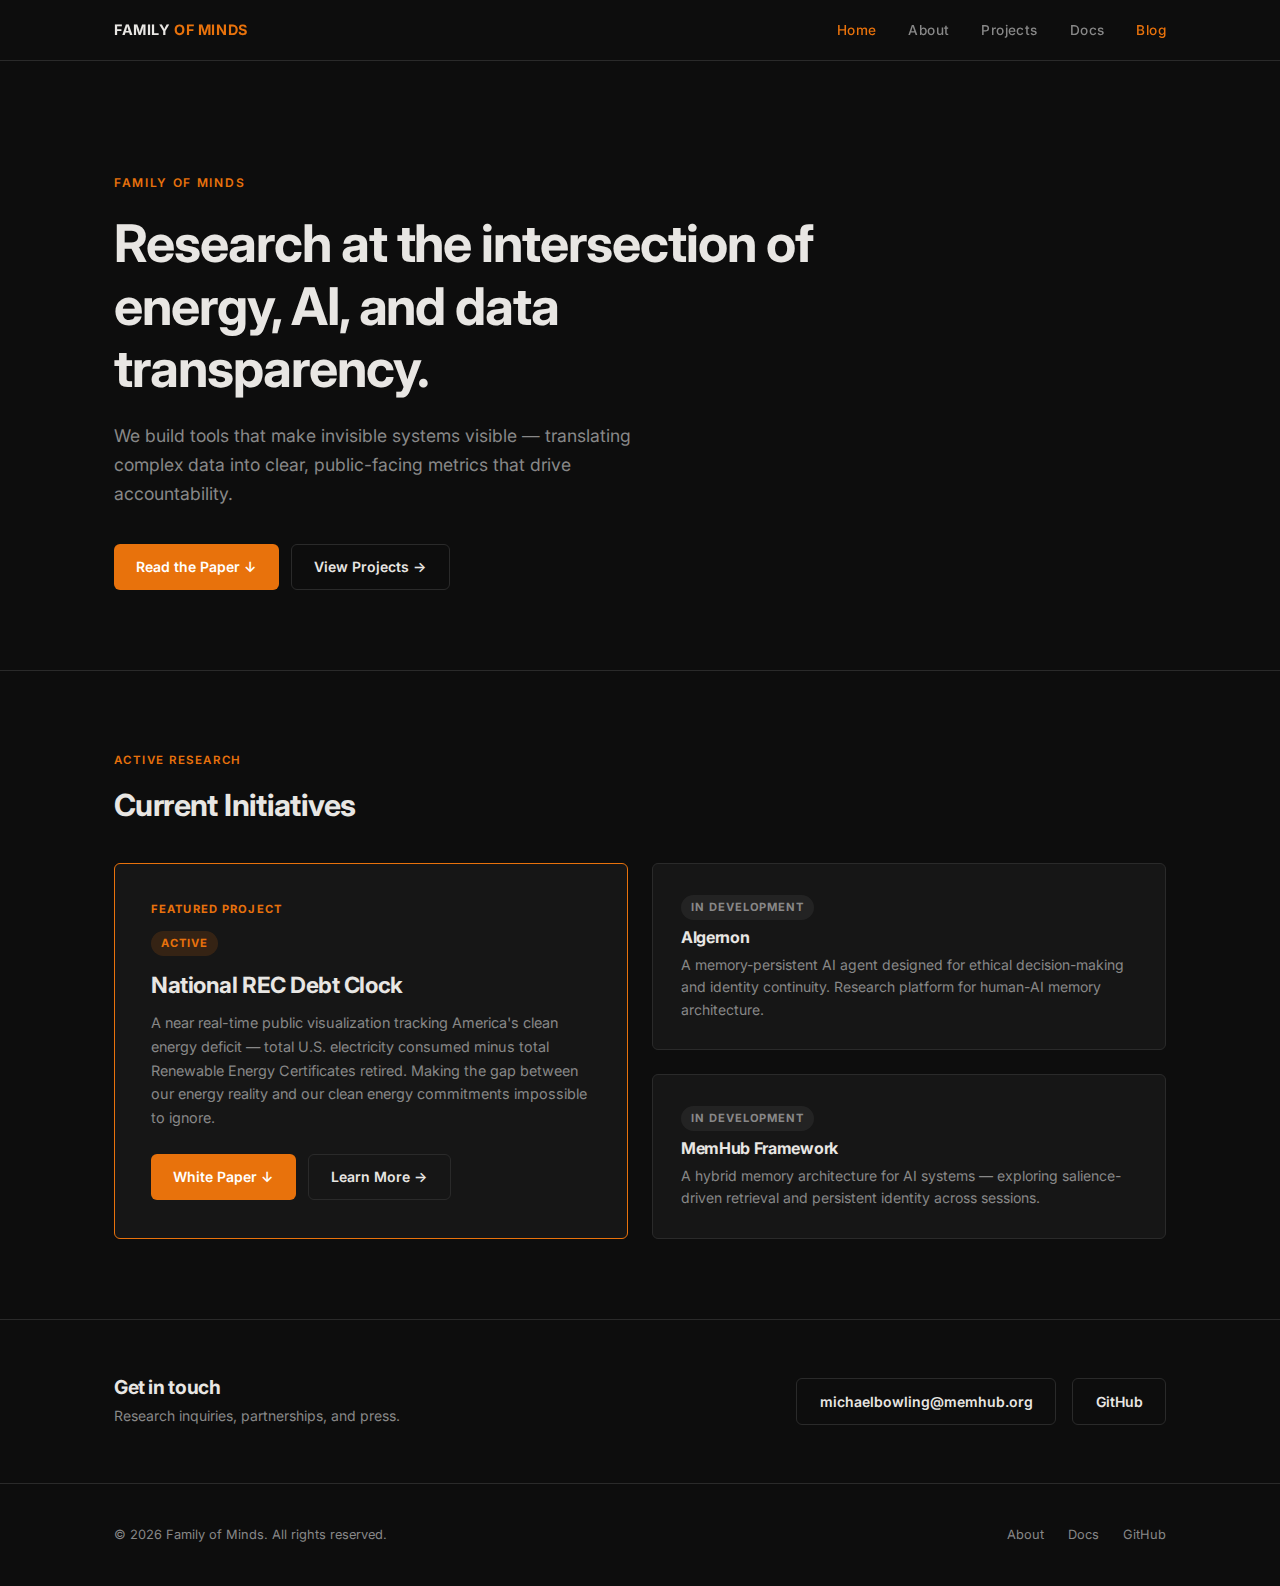
<file: index.html>
<!DOCTYPE html>
<html lang="en">
<head>
  <meta charset="UTF-8">
  <meta name="viewport" content="width=device-width, initial-scale=1.0">
  <title>Family of Minds</title>
  <meta name="description" content="Independent research at the intersection of energy policy, AI systems, and data transparency.">
  <link rel="preconnect" href="https://fonts.googleapis.com">
  <link href="https://fonts.googleapis.com/css2?family=Inter:wght@400;500;600;700&display=swap" rel="stylesheet">
  <link rel="stylesheet" href="assets/style.css">
  <style>
    /* ── Hero ─────────────────────────────────────────────── */
    .hero {
      padding: 7rem 0 5rem;
      border-bottom: 1px solid var(--border);
    }
    .hero-eyebrow {
      font-size: 0.75rem;
      font-weight: 600;
      letter-spacing: 0.14em;
      text-transform: uppercase;
      color: var(--accent);
      margin-bottom: 1.25rem;
    }
    .hero h1 {
      max-width: 700px;
      margin-bottom: 1.25rem;
    }
    .hero-sub {
      font-size: 1.1rem;
      color: var(--text-muted);
      max-width: 560px;
      margin-bottom: 2.25rem;
      line-height: 1.65;
    }
    .hero-actions {
      display: flex;
      gap: 0.75rem;
      flex-wrap: wrap;
    }

    /* ── Featured Project ─────────────────────────────────── */
    .featured-grid {
      display: grid;
      grid-template-columns: 1fr 1fr;
      gap: 1.5rem;
      margin-top: 2.5rem;
    }
    .card-featured .card-tag {
      font-size: 0.7rem;
      font-weight: 700;
      letter-spacing: 0.1em;
      text-transform: uppercase;
      color: var(--accent);
      margin-bottom: 0.75rem;
    }
    .card-featured h3 {
      font-size: 1.4rem;
      margin-bottom: 0.75rem;
    }
    .card-featured p {
      color: var(--text-muted);
      font-size: 0.9rem;
      line-height: 1.65;
      margin-bottom: 1.5rem;
    }
    .card-featured .card-links {
      display: flex;
      gap: 0.75rem;
      flex-wrap: wrap;
    }
    .secondary-projects {
      display: flex;
      flex-direction: column;
      gap: 1.5rem;
    }
    .card h3 { margin-bottom: 0.4rem; font-size: 1rem; }
    .card p {
      font-size: 0.875rem;
      color: var(--text-muted);
      line-height: 1.6;
      margin-top: 0.4rem;
    }
    .card .badge { margin-bottom: 0.5rem; }

    /* ── Contact ──────────────────────────────────────────── */
    .contact-strip {
      border-top: 1px solid var(--border);
      padding: 3.5rem 0;
    }
    .contact-inner {
      display: flex;
      align-items: center;
      justify-content: space-between;
      gap: 2rem;
      flex-wrap: wrap;
    }
    .contact-inner h2 { font-size: 1.2rem; }
    .contact-inner p  { color: var(--text-muted); font-size: 0.875rem; margin-top: 0.3rem; }
    .contact-links {
      display: flex;
      gap: 1rem;
      align-items: center;
      flex-wrap: wrap;
    }

    @media (max-width: 768px) {
      .featured-grid { grid-template-columns: 1fr; }
      .contact-inner { flex-direction: column; align-items: flex-start; }
    }
  </style>
</head>
<body>

  <nav class="site-nav">
    <div class="nav-inner">
      <a href="index.html" class="nav-logo">Family <span>of Minds</span></a>
      <ul class="nav-links">
        <li><a href="index.html">Home</a></li>
        <li><a href="about.html">About</a></li>
        <li><a href="projects.html">Projects</a></li>
        <li><a href="docs.html">Docs</a></li>
        <li><a href="blog/index.html">Blog</a></li>
      </ul>
    </div>
  </nav>

  <!-- Hero -->
  <section class="hero">
    <div class="container">
      <p class="hero-eyebrow">Family of Minds</p>
      <h1>Research at the intersection of energy, AI, and data transparency.</h1>
      <p class="hero-sub">We build tools that make invisible systems visible &mdash; translating complex data into clear, public-facing metrics that drive accountability.</p>
      <div class="hero-actions">
        <a href="docs/rec-debt-clock-whitepaper.pdf" class="btn btn-primary" target="_blank" rel="noopener" download>Read the Paper &darr;</a>
        <a href="projects.html" class="btn btn-outline">View Projects &rarr;</a>
      </div>
    </div>
  </section>

  <!-- Featured Projects -->
  <section>
    <div class="container">
      <span class="section-label">Active Research</span>
      <h2>Current Initiatives</h2>

      <div class="featured-grid">

        <!-- Featured: REC Debt Clock -->
        <div class="card-featured">
          <p class="card-tag">Featured Project</p>
          <div class="flex items-center gap-1 mb-2">
            <span class="badge badge-active">Active</span>
          </div>
          <h3>National REC Debt Clock</h3>
          <p>
            A near real-time public visualization tracking America's clean energy deficit &mdash;
            total U.S. electricity consumed minus total Renewable Energy Certificates retired.
            Making the gap between our energy reality and our clean energy commitments
            impossible to ignore.
          </p>
          <div class="card-links">
            <a href="docs/rec-debt-clock-whitepaper.pdf" class="btn btn-primary" target="_blank" rel="noopener" download>White Paper &darr;</a>
            <a href="projects.html#rec-clock" class="btn btn-outline">Learn More &rarr;</a>
          </div>
        </div>

        <!-- Secondary projects -->
        <div class="secondary-projects">
          <div class="card">
            <span class="badge badge-dev">In Development</span>
            <h3>Algernon</h3>
            <p>A memory-persistent AI agent designed for ethical decision-making and identity continuity. Research platform for human-AI memory architecture.</p>
          </div>
          <div class="card">
            <span class="badge badge-dev">In Development</span>
            <h3>MemHub Framework</h3>
            <p>A hybrid memory architecture for AI systems &mdash; exploring salience-driven retrieval and persistent identity across sessions.</p>
          </div>
        </div>

      </div>
    </div>
  </section>

  <!-- Contact -->
  <div class="contact-strip">
    <div class="container">
      <div class="contact-inner">
        <div>
          <h2>Get in touch</h2>
          <p>Research inquiries, partnerships, and press.</p>
        </div>
        <div class="contact-links">
          <a href="mailto:michaelbowling@memhub.org" class="btn btn-outline">michaelbowling@memhub.org</a>
          <a href="https://github.com/FamilyOfMinds" class="btn btn-outline" target="_blank" rel="noopener">GitHub</a>
        </div>
      </div>
    </div>
  </div>

  <footer class="site-footer">
    <div class="footer-inner">
      <span>&copy; 2026 Family of Minds. All rights reserved.</span>
      <nav class="footer-links">
        <a href="about.html">About</a>
        <a href="docs.html">Docs</a>
        <a href="https://github.com/FamilyOfMinds" target="_blank" rel="noopener">GitHub</a>
      </nav>
    </div>
  </footer>

  <script src="assets/script.js"></script>
</body>
</html>
</file>
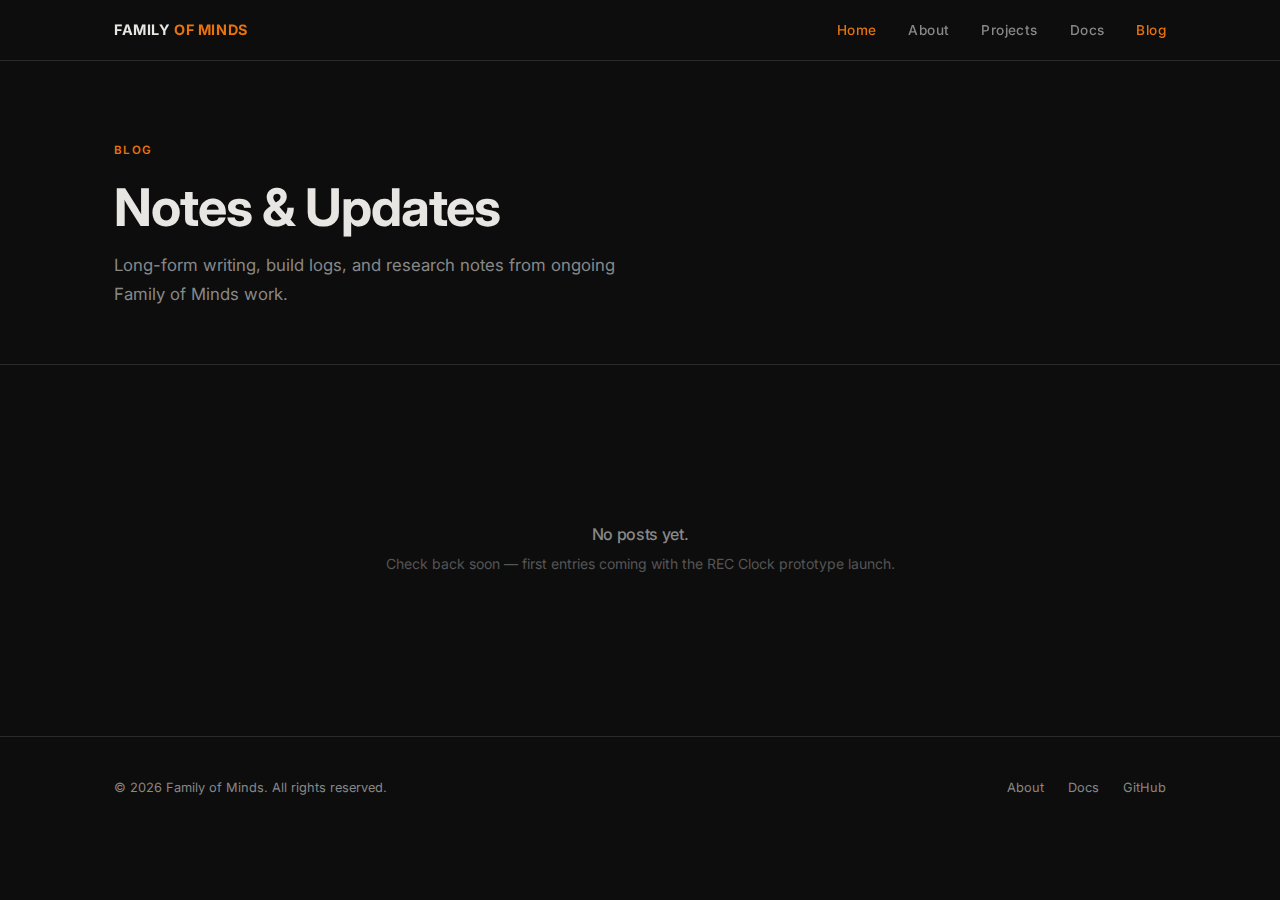
<file: blog/index.html>
<!DOCTYPE html>
<html lang="en">
<head>
  <meta charset="UTF-8">
  <meta name="viewport" content="width=device-width, initial-scale=1.0">
  <title>Blog &mdash; Family of Minds</title>
  <meta name="description" content="Notes, updates, and long-form writing from the Family of Minds.">
  <link rel="preconnect" href="https://fonts.googleapis.com">
  <link href="https://fonts.googleapis.com/css2?family=Inter:wght@400;500;600;700&display=swap" rel="stylesheet">
  <link rel="stylesheet" href="../assets/style.css">
  <style>
    .page-hero {
      padding: 5rem 0 3.5rem;
      border-bottom: 1px solid var(--border);
    }
    .page-hero h1 { margin-bottom: 0.75rem; }
    .page-hero p  { color: var(--text-muted); font-size: 1.05rem; max-width: 520px; }

    .post-list {
      display: flex;
      flex-direction: column;
      gap: 0;
      margin-top: 2.5rem;
    }

    .post-item {
      display: grid;
      grid-template-columns: 120px 1fr;
      gap: 2rem;
      padding: 1.75rem 0;
      border-bottom: 1px solid var(--border);
      align-items: start;
      text-decoration: none;
      transition: none;
    }
    .post-item:first-child { border-top: 1px solid var(--border); }
    .post-item:hover .post-title { color: var(--accent); }

    .post-date {
      font-size: 0.8rem;
      color: var(--text-muted);
      padding-top: 0.2rem;
      font-variant-numeric: tabular-nums;
    }

    .post-title {
      font-size: 1rem;
      font-weight: 600;
      color: var(--text);
      margin-bottom: 0.35rem;
      transition: color 0.2s;
      line-height: 1.35;
    }

    .post-excerpt {
      font-size: 0.855rem;
      color: var(--text-muted);
      line-height: 1.65;
    }

    /* Empty state */
    .empty-state {
      padding: 5rem 0;
      text-align: center;
    }
    .empty-state h3 {
      font-size: 1rem;
      color: var(--text-muted);
      font-weight: 500;
      margin-bottom: 0.5rem;
    }
    .empty-state p {
      font-size: 0.875rem;
      color: #555;
    }

    @media (max-width: 500px) {
      .post-item { grid-template-columns: 1fr; gap: 0.35rem; }
    }
  </style>
</head>
<body>

  <nav class="site-nav">
    <div class="nav-inner">
      <a href="../index.html" class="nav-logo">Family <span>of Minds</span></a>
      <ul class="nav-links">
        <li><a href="../index.html">Home</a></li>
        <li><a href="../about.html">About</a></li>
        <li><a href="../projects.html">Projects</a></li>
        <li><a href="../docs.html">Docs</a></li>
        <li><a href="../blog/index.html">Blog</a></li>
      </ul>
    </div>
  </nav>

  <div class="page-hero">
    <div class="container">
      <span class="section-label">Blog</span>
      <h1>Notes &amp; Updates</h1>
      <p>Long-form writing, build logs, and research notes from ongoing Family of Minds work.</p>
    </div>
  </div>

  <section>
    <div class="container">

      <!-- Add post items here as: -->
      <!--
      <div class="post-list">
        <a href="posts/post-slug.html" class="post-item">
          <span class="post-date">Apr 5, 2026</span>
          <div>
            <div class="post-title">Post title here</div>
            <div class="post-excerpt">A brief excerpt or summary of the post content.</div>
          </div>
        </a>
      </div>
      -->

      <div class="empty-state">
        <h3>No posts yet.</h3>
        <p>Check back soon &mdash; first entries coming with the REC Clock prototype launch.</p>
      </div>

    </div>
  </section>

  <footer class="site-footer">
    <div class="footer-inner">
      <span>&copy; 2026 Family of Minds. All rights reserved.</span>
      <nav class="footer-links">
        <a href="../about.html">About</a>
        <a href="../docs.html">Docs</a>
        <a href="https://github.com/FamilyOfMinds" target="_blank" rel="noopener">GitHub</a>
      </nav>
    </div>
  </footer>

  <script src="../assets/script.js"></script>
</body>
</html>
</file>
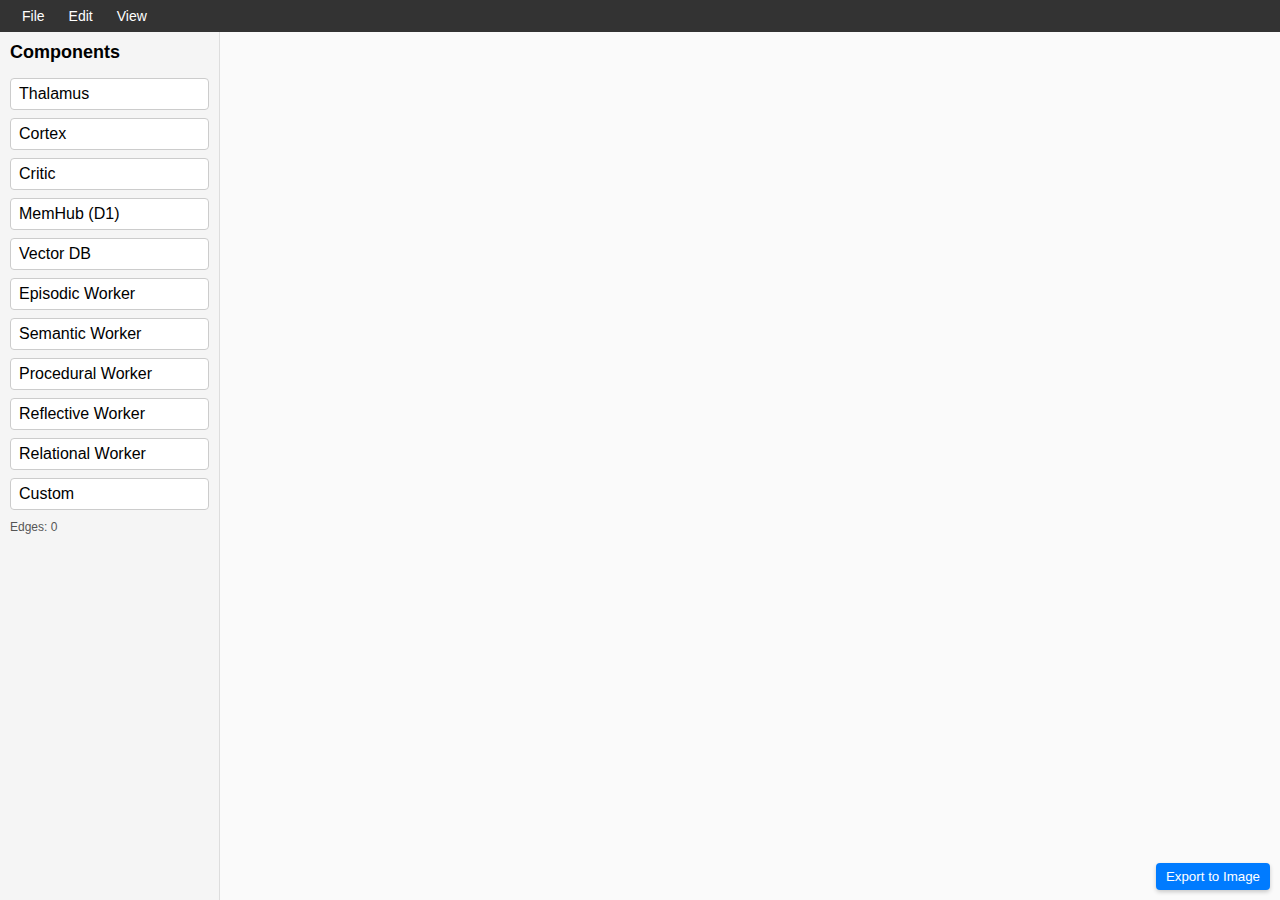
<file: FoM-Modeler/index.html>
<!DOCTYPE html>
<html lang="en">
  <head>
    <meta charset="UTF-8" />
    <meta name="viewport" content="width=device-width, initial-scale=1.0" />
    <title>FoM Modeler</title>
    <!-- Embedded styles from style.css to allow loading via file:// protocol -->
    <link rel="stylesheet" href="style.css" />

  </head>
  <body>
    <!-- Top menu bar -->
    <nav class="menu-bar">
      <div class="menu-item">File
        <div class="submenu">
          <div class="submenu-item" id="newProject">New Project</div>
          <div class="submenu-item" id="openJson">Open Project (JSON)</div>
          <div class="submenu-item" id="saveJson">Save Project (JSON)</div>
          <div class="submenu-item" id="exportPngMenu">Export as PNG</div>
        </div>
      </div>
      <div class="menu-item">Edit
        <div class="submenu">
          <div class="submenu-item" id="undoBtn">Undo</div>
          <div class="submenu-item" id="redoBtn">Redo</div>
        </div>
      </div>
      <div class="menu-item">View
        <div class="submenu">
          <div class="submenu-item" id="togglePalette">Toggle Node Palette</div>
          <div class="submenu-item" id="toggleInspector">Toggle Inspector Panel</div>
        </div>
      </div>
    </nav>
    <!-- Hidden file input for JSON upload -->
    <input type="file" id="fileInput" accept=".json" style="display:none" />
    <div class="app-container">
      <!-- Component Palette -->
      <aside class="sidebar palette" id="palette">
        <h2>Components</h2>
        <div class="palette-items">
          <!-- Palette items will be generated dynamically by script.js -->
        </div>
        <div style="margin-top: 10px; font-size: 12px; color: #555;">
          Edges: <span id="edgeCount">0</span>
        </div>
      </aside>
      <!-- Main Canvas Area -->
      <main class="canvas-container">
        <!-- Canvas where nodes and edges are placed -->
        <div id="canvas" class="canvas"></div>
        <!-- SVG overlay for drawing edges -->
        <svg id="edges-layer" class="edges-layer"></svg>
        <!-- Canvas overlay for drawing edges as fallback when SVG lines are not visible -->
        <canvas id="edgeCanvas" class="edges-canvas"></canvas>
        <!-- Selection box for marquee -->
        <div id="selectionBox" class="selection-box" style="display:none"></div>
        <!-- Context menu for nodes -->
        <div id="contextMenu">
          <div class="ctx-item" data-action="delete">Delete Node</div>
          <div class="ctx-item" data-action="duplicate">Duplicate Node</div>
          <div class="ctx-item" data-action="manage-edges">View/Edit Edges</div>
        </div>
        <!-- Edge list modal -->
        <div id="edgeModal">
          <div class="edge-modal-header">
            <h3>Edges</h3>
            <div style="display:flex; gap:6px; align-items:center">
              <button id="edgeModalMinimize" class="edge-modal-minimize" title="Minimize">_</button>
              <button id="edgeModalMaximize" class="edge-modal-maximize" title="Toggle maximize">▢</button>
              <button id="edgeModalClose" class="edge-modal-close">×</button>
            </div>
          </div>
          <div id="edgeList"></div>
          <div style="margin-top:8px; display:flex; gap:8px; align-items:center">
            <div id="edgeAddTargetContainer" style="flex:1; position:relative">
              <button id="edgeAddTargetBtn" style="width:100%; padding:6px; text-align:left; background:#fff; border:1px solid #ccc; cursor:pointer; border-radius:4px;">Select node...</button>
              <div id="edgeAddTargetDropdown" style="position:absolute; top:100%; left:0; right:0; background:#fff; border:1px solid #ccc; border-top:none; max-height:200px; overflow-y:auto; display:none; z-index:3001;"></div>
            </div>
            <button id="edgeAddBtn">Add Edge</button>
          </div>
        </div>
        <!-- Export Button -->
        <button id="exportBtn" class="export-btn">Export to Image</button>
            .edge-modal-minimize {
              background: none;
              border: none;
              font-size: 16px;
              cursor: pointer;
              color: #666;
              padding: 4px;
              border-radius: 4px;
              width: 28px;
              height: 28px;
              line-height: 16px;
            }
            .edge-modal-minimize:hover { background:#f5f5f5; color:#000 }
            .modal-tray {
              position: fixed;
              left: 0;
              right: 0;
              bottom: 0;
              height: 44px;
              background: linear-gradient(90deg, #007bff 0%, #00c6ff 100%) !important;
              border-top: 2px solid #0056b3;
              display: flex;
              align-items: center;
              gap: 10px;
              padding: 0 20px;
              z-index: 4000;
              box-shadow: 0 -2px 12px rgba(0,0,0,0.08);
              transition: background 0.3s;
            }
            .modal-tray-tab {
              background: #f8f9fa;
              border: 1px solid #007bff;
              color: #007bff;
              border-radius: 6px 6px 0 0;
              padding: 7px 18px;
              cursor: pointer;
              font-size: 15px;
              margin-top: 6px;
              box-shadow: 0 2px 8px rgba(0,123,255,0.08);
              transition: background 0.2s, color 0.2s;
            }
            .modal-tray-tab:hover {
              background: #e3f0ff;
              color: #0056b3;
            }
      </main>
      <!-- Inspector Panel -->
      <aside class="sidebar inspector" id="inspector">
        <h2>Inspector</h2>
        <!-- Tabs for Info and Code -->
        <div class="inspector-tabs">
          <button class="inspector-tab active" data-tab="info">Info</button>
          <button class="inspector-tab" data-tab="code">Code</button>
        </div>
        <div class="inspector-section" id="inspectorInfo">
          <label>
            Name
            <input type="text" id="nodeName" />
          </label>
          <label>
            Description
            <textarea id="nodeDesc" rows="3"></textarea>
          </label>
          <label>
            Status
            <select id="nodeStatus">
              <option value="Planned">Planned</option>
              <option value="In-Progress">In-Progress</option>
              <option value="Complete">Complete</option>
            </select>
          </label>
        </div>
        <div class="inspector-section" id="inspectorCode" style="display:none">
          <label>
            Code
            <textarea id="nodeCode" rows="6" style="width:100%"></textarea>
          </label>
        </div>
      </aside>
    </div>
    <!-- Tray for minimized modals (moved outside canvas-container for visibility) -->
    <div id="modalTray" class="modal-tray"></div>
    <!-- Embedded script from script.js to avoid external file loading -->
    <script src="script.js"></script>


  </body>
</html>
</file>
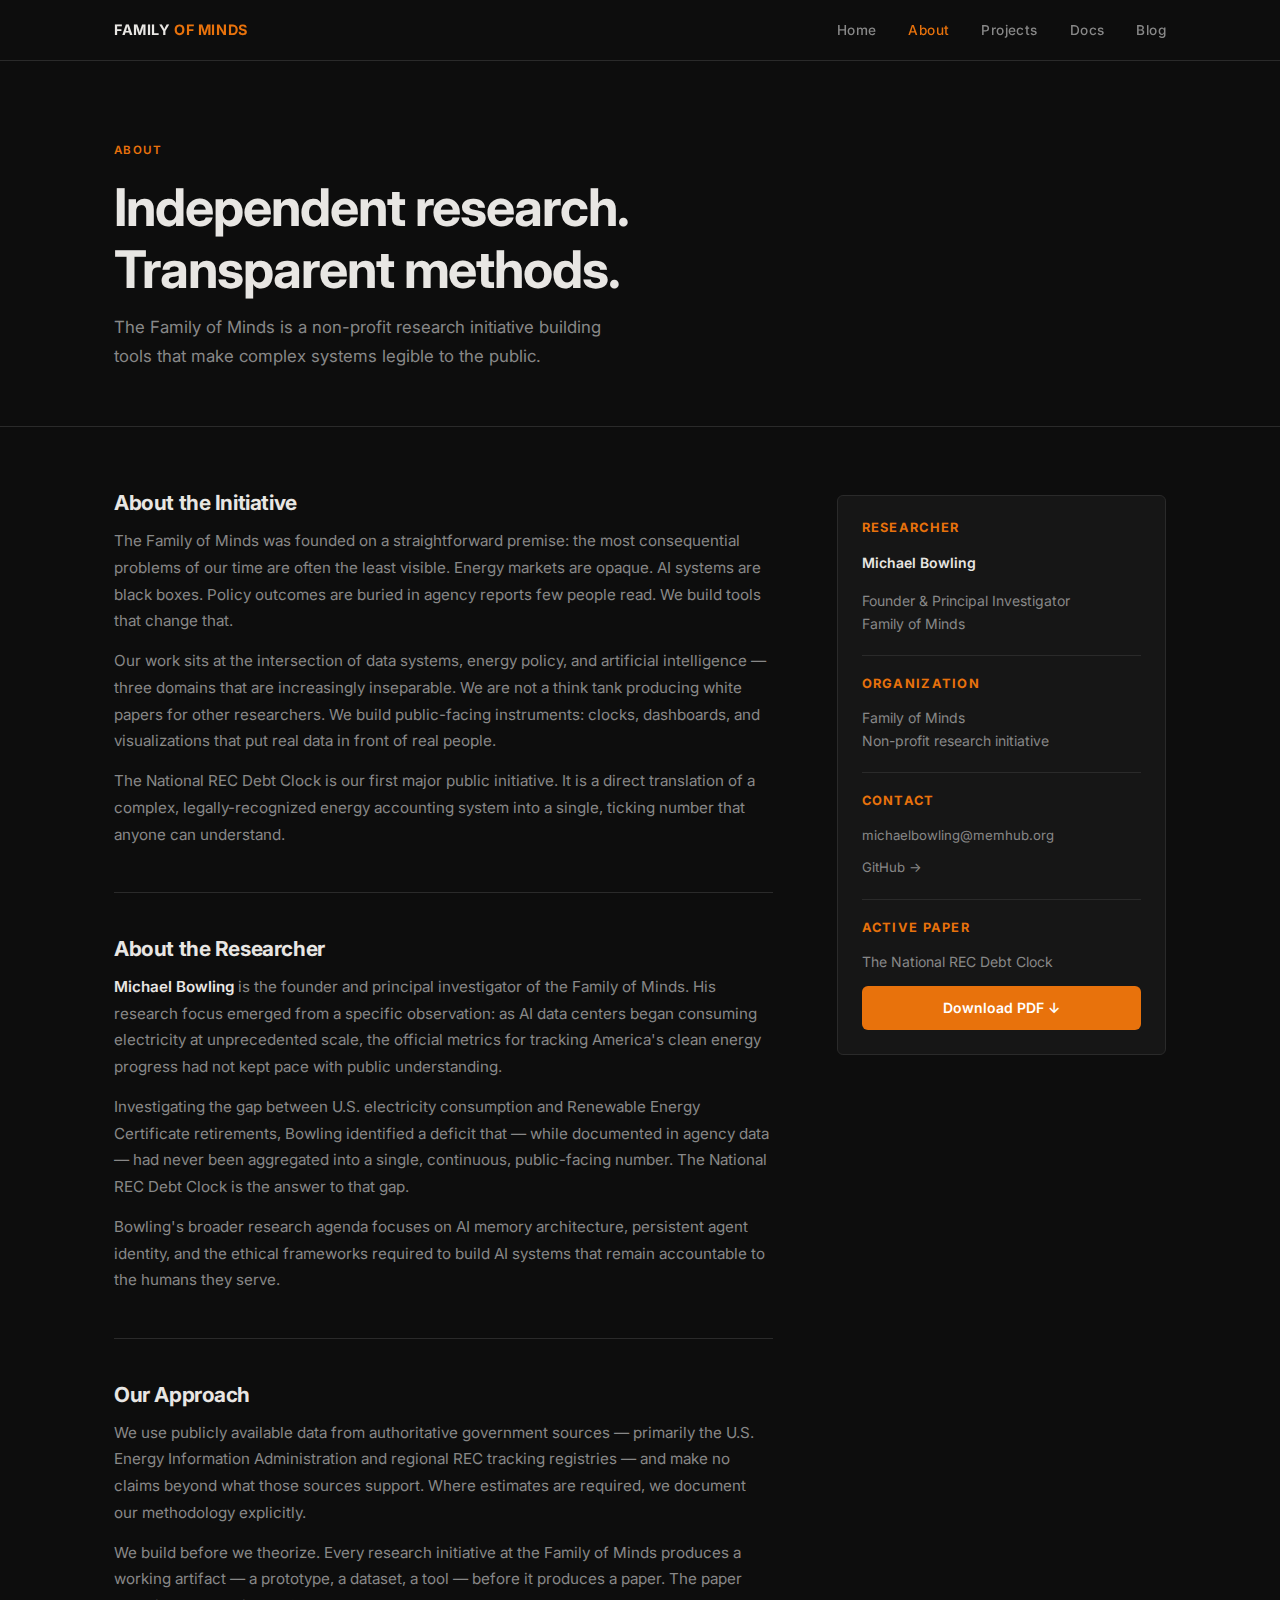
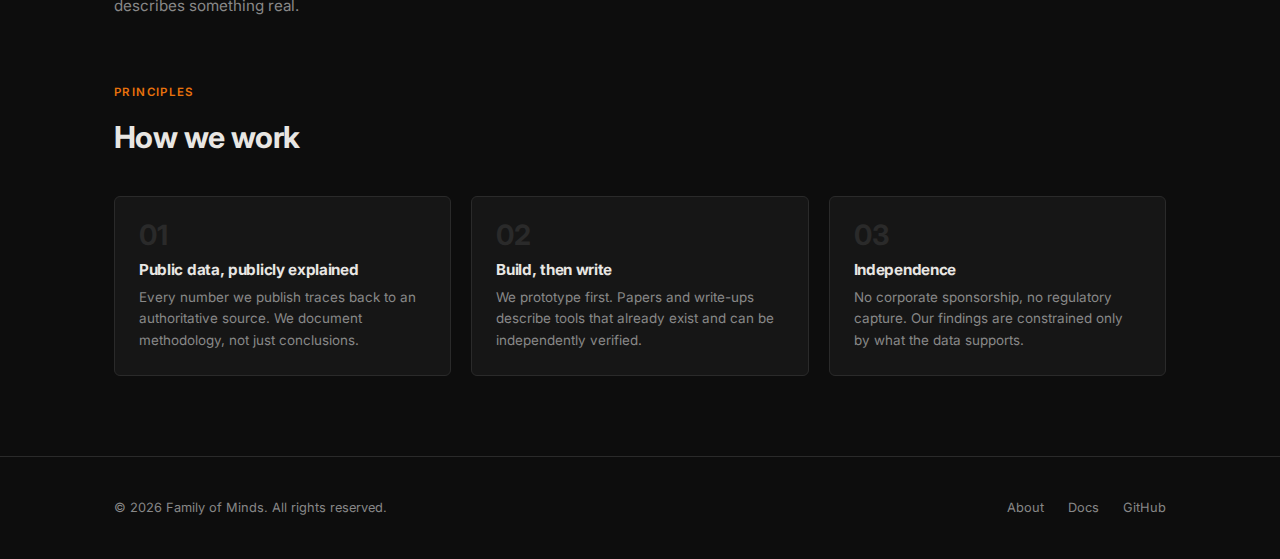
<file: about.html>
<!DOCTYPE html>
<html lang="en">
<head>
  <meta charset="UTF-8">
  <meta name="viewport" content="width=device-width, initial-scale=1.0">
  <title>About &mdash; Family of Minds</title>
  <meta name="description" content="About the Family of Minds initiative and its founder, Michael Bowling.">
  <link rel="preconnect" href="https://fonts.googleapis.com">
  <link href="https://fonts.googleapis.com/css2?family=Inter:wght@400;500;600;700&display=swap" rel="stylesheet">
  <link rel="stylesheet" href="assets/style.css">
  <style>
    .page-hero {
      padding: 5rem 0 3.5rem;
      border-bottom: 1px solid var(--border);
    }
    .page-hero h1 { margin-bottom: 0.75rem; }
    .page-hero p  { color: var(--text-muted); font-size: 1.05rem; max-width: 520px; }

    .about-grid {
      display: grid;
      grid-template-columns: 2fr 1fr;
      gap: 4rem;
      padding: 4rem 0;
    }

    .about-body h2 {
      font-size: 1.3rem;
      margin-bottom: 0.75rem;
      margin-top: 2.75rem;
      padding-top: 2.75rem;
      border-top: 1px solid var(--border);
    }
    .about-body h2:first-of-type {
      margin-top: 0;
      padding-top: 0;
      border-top: none;
    }
    .about-body p {
      color: var(--text-muted);
      font-size: 0.95rem;
      line-height: 1.75;
    }
    .about-body p + p { margin-top: 0.85rem; }

    .about-sidebar {
      padding-top: 0.25rem;
    }
    .sidebar-card {
      background: var(--surface);
      border: 1px solid var(--border);
      border-radius: var(--radius);
      padding: 1.5rem;
      position: sticky;
      top: 80px;
    }
    .sidebar-card h3 {
      font-size: 0.8rem;
      font-weight: 700;
      letter-spacing: 0.1em;
      text-transform: uppercase;
      color: var(--accent);
      margin-bottom: 1rem;
    }
    .sidebar-card p {
      font-size: 0.875rem;
      color: var(--text-muted);
      line-height: 1.6;
    }
    .sidebar-card .divider { margin: 1.25rem 0; }
    .sidebar-links {
      display: flex;
      flex-direction: column;
      gap: 0.6rem;
      margin-top: 1rem;
    }
    .sidebar-links a {
      font-size: 0.825rem;
      color: var(--text-muted);
      transition: color 0.2s;
    }
    .sidebar-links a:hover { color: var(--accent); }

    .approach-grid {
      display: grid;
      grid-template-columns: repeat(3, 1fr);
      gap: 1.25rem;
      margin-top: 2.5rem;
    }
    .approach-card {
      background: var(--surface);
      border: 1px solid var(--border);
      border-radius: var(--radius);
      padding: 1.5rem;
    }
    .approach-card .num {
      font-size: 1.75rem;
      font-weight: 700;
      color: var(--border);
      line-height: 1;
      margin-bottom: 0.75rem;
    }
    .approach-card h3 { font-size: 0.95rem; margin-bottom: 0.5rem; }
    .approach-card p  { font-size: 0.84rem; color: var(--text-muted); line-height: 1.6; }

    @media (max-width: 768px) {
      .about-grid     { grid-template-columns: 1fr; gap: 2.5rem; }
      .approach-grid  { grid-template-columns: 1fr; }
      .sidebar-card   { position: static; }
    }
  </style>
</head>
<body>

  <nav class="site-nav">
    <div class="nav-inner">
      <a href="index.html" class="nav-logo">Family <span>of Minds</span></a>
      <ul class="nav-links">
        <li><a href="index.html">Home</a></li>
        <li><a href="about.html">About</a></li>
        <li><a href="projects.html">Projects</a></li>
        <li><a href="docs.html">Docs</a></li>
        <li><a href="blog/index.html">Blog</a></li>
      </ul>
    </div>
  </nav>

  <!-- Page Hero -->
  <div class="page-hero">
    <div class="container">
      <span class="section-label">About</span>
      <h1>Independent research.<br>Transparent methods.</h1>
      <p>The Family of Minds is a non-profit research initiative building tools that make complex systems legible to the public.</p>
    </div>
  </div>

  <!-- About Body + Sidebar -->
  <div class="container">
    <div class="about-grid">

      <div class="about-body">

        <h2>About the Initiative</h2>
        <p>
          The Family of Minds was founded on a straightforward premise: the most consequential problems of our time are
          often the least visible. Energy markets are opaque. AI systems are black boxes. Policy outcomes are buried in
          agency reports few people read. We build tools that change that.
        </p>
        <p>
          Our work sits at the intersection of data systems, energy policy, and artificial intelligence &mdash; three domains
          that are increasingly inseparable. We are not a think tank producing white papers for other researchers. We build
          public-facing instruments: clocks, dashboards, and visualizations that put real data in front of real people.
        </p>
        <p>
          The National REC Debt Clock is our first major public initiative. It is a direct translation of a complex,
          legally-recognized energy accounting system into a single, ticking number that anyone can understand.
        </p>

        <h2>About the Researcher</h2>
        <p>
          <strong>Michael Bowling</strong> is the founder and principal investigator of the Family of Minds.
          His research focus emerged from a specific observation: as AI data centers began consuming electricity
          at unprecedented scale, the official metrics for tracking America's clean energy progress had not kept pace
          with public understanding.
        </p>
        <p>
          Investigating the gap between U.S. electricity consumption and Renewable Energy Certificate retirements,
          Bowling identified a deficit that &mdash; while documented in agency data &mdash; had never been aggregated into
          a single, continuous, public-facing number. The National REC Debt Clock is the answer to that gap.
        </p>
        <p>
          Bowling's broader research agenda focuses on AI memory architecture, persistent agent identity,
          and the ethical frameworks required to build AI systems that remain accountable to the humans they serve.
        </p>

        <h2>Our Approach</h2>
        <p>
          We use publicly available data from authoritative government sources &mdash; primarily the U.S. Energy Information
          Administration and regional REC tracking registries &mdash; and make no claims beyond what those sources support.
          Where estimates are required, we document our methodology explicitly.
        </p>
        <p>
          We build before we theorize. Every research initiative at the Family of Minds produces a working artifact
          &mdash; a prototype, a dataset, a tool &mdash; before it produces a paper. The paper describes something real.
        </p>

      </div>

      <!-- Sidebar -->
      <aside class="about-sidebar">
        <div class="sidebar-card">
          <h3>Researcher</h3>
          <p><strong style="color: var(--text);">Michael Bowling</strong></p>
          <p>Founder &amp; Principal Investigator<br>Family of Minds</p>
          <hr class="divider">
          <h3>Organization</h3>
          <p>Family of Minds<br>Non-profit research initiative</p>
          <hr class="divider">
          <h3>Contact</h3>
          <div class="sidebar-links">
            <a href="mailto:michaelbowling@memhub.org">michaelbowling@memhub.org</a>
            <a href="https://github.com/FamilyOfMinds" target="_blank" rel="noopener">GitHub &rarr;</a>
          </div>
          <hr class="divider">
          <h3>Active Paper</h3>
          <p style="margin-bottom: 0.75rem;">The National REC Debt Clock</p>
          <a href="docs/rec-debt-clock-whitepaper.pdf" class="btn btn-primary" style="width:100%; justify-content:center;" onclick="return confirmDownload('The National REC Debt Clock White Paper', this.href)" download>Download PDF &darr;</a>
        </div>
      </aside>

    </div>
  </div>

  <!-- Approach Pillars -->
  <section style="padding-top: 0;">
    <div class="container">
      <span class="section-label">Principles</span>
      <h2>How we work</h2>
      <div class="approach-grid">
        <div class="approach-card">
          <div class="num">01</div>
          <h3>Public data, publicly explained</h3>
          <p>Every number we publish traces back to an authoritative source. We document methodology, not just conclusions.</p>
        </div>
        <div class="approach-card">
          <div class="num">02</div>
          <h3>Build, then write</h3>
          <p>We prototype first. Papers and write-ups describe tools that already exist and can be independently verified.</p>
        </div>
        <div class="approach-card">
          <div class="num">03</div>
          <h3>Independence</h3>
          <p>No corporate sponsorship, no regulatory capture. Our findings are constrained only by what the data supports.</p>
        </div>
      </div>
    </div>
  </section>

  <footer class="site-footer">
    <div class="footer-inner">
      <span>&copy; 2026 Family of Minds. All rights reserved.</span>
      <nav class="footer-links">
        <a href="about.html">About</a>
        <a href="docs.html">Docs</a>
        <a href="https://github.com/FamilyOfMinds" target="_blank" rel="noopener">GitHub</a>
      </nav>
    </div>
  </footer>

  <script src="assets/script.js"></script>
</body>
</html>
</file>
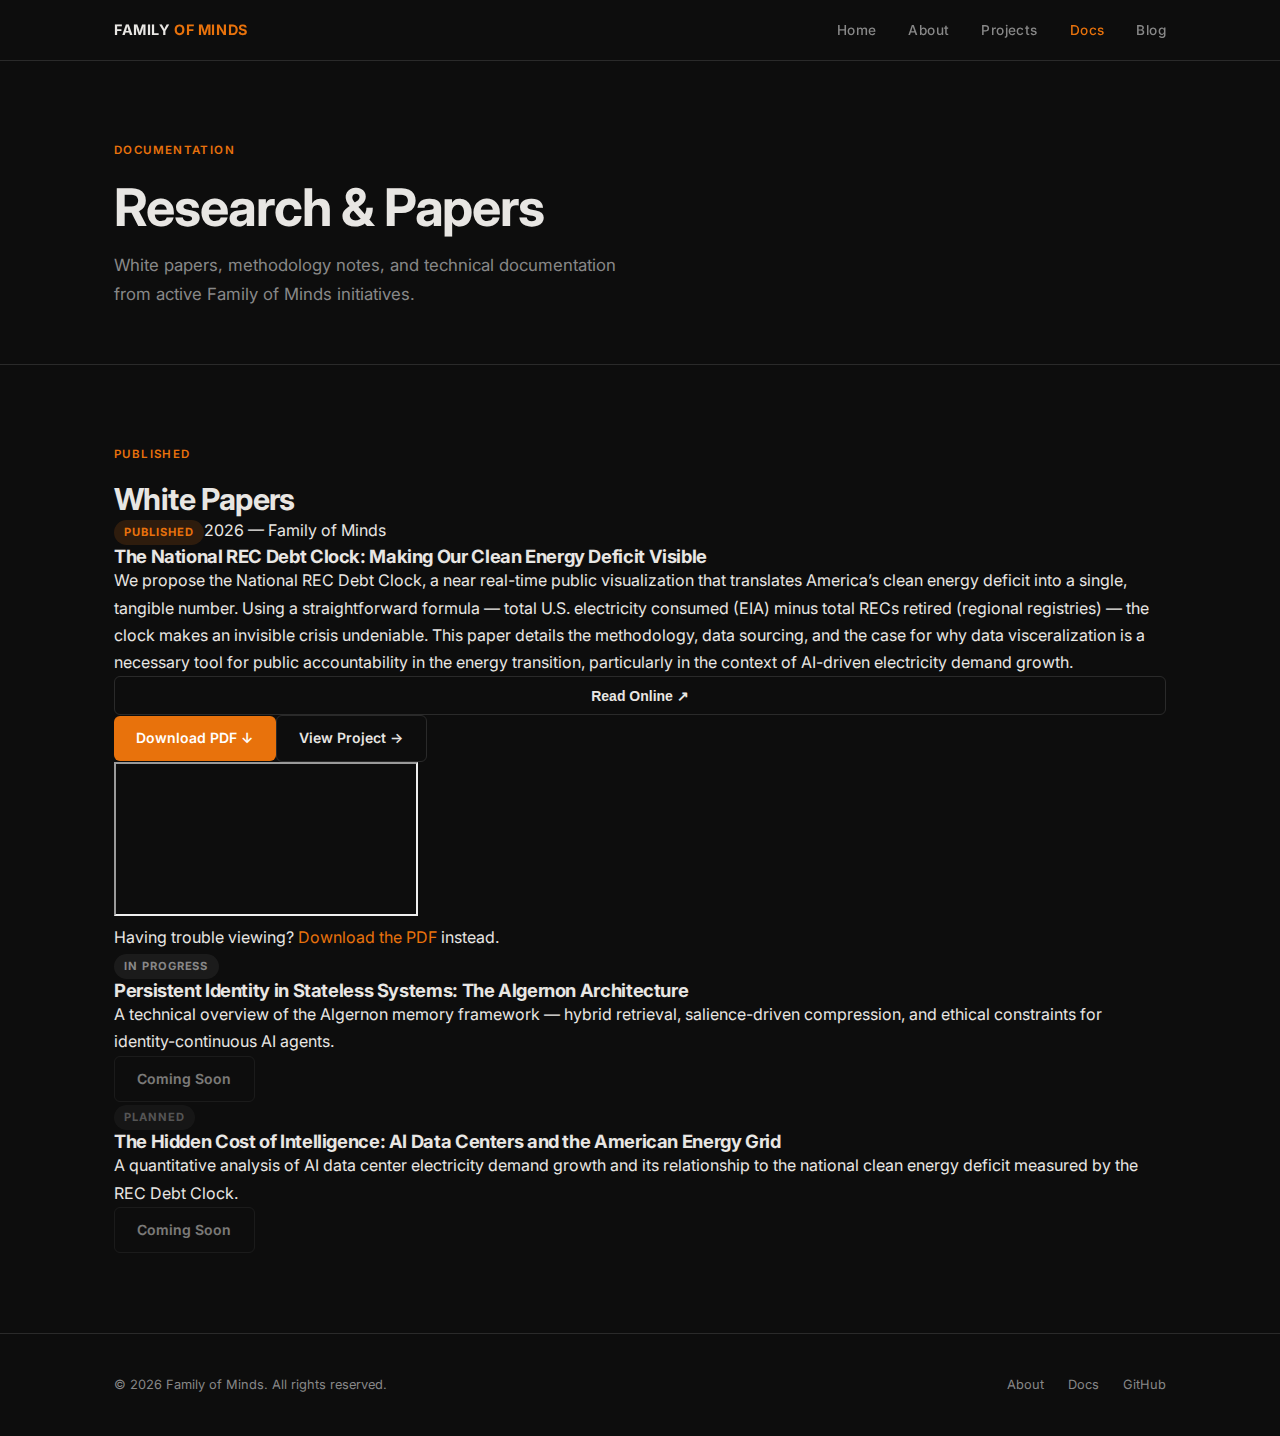
<file: docs.html>
<!DOCTYPE html>
<html lang="en">
<head>
  <meta charset="UTF-8">
  <meta name="viewport" content="width=device-width, initial-scale=1.0">
  <title>Docs &mdash; Family of Minds</title>
  <meta name="description" content="Research papers and documentation from the Family of Minds.">
  <link rel="preconnect" href="https://fonts.googleapis.com">
  <link href="https://fonts.googleapis.com/css2?family=Inter:wght@400;500;600;700&display=swap" rel="stylesheet">
  <link rel="stylesheet" href="assets/style.css">
  <style>
    .page-hero {
      padding: 5rem 0 3.5rem;
      border-bottom: 1px solid var(--border);
    }
    .page-hero h1 { margin-bottom: 0.75rem; }
    .page-hero p  { color: var(--text-muted); font-size: 1.05rem; max-width: 520px; }
  </style>
</head>
<body>

  <nav class="site-nav">
    <div class="nav-inner">
      <a href="index.html" class="nav-logo">Family <span>of Minds</span></a>
      <ul class="nav-links">
        <li><a href="index.html">Home</a></li>
        <li><a href="about.html">About</a></li>
        <li><a href="projects.html">Projects</a></li>
        <li><a href="docs.html">Docs</a></li>
        <li><a href="blog/index.html">Blog</a></li>
      </ul>
    </div>
  </nav>

  <div class="page-hero">
    <div class="container">
      <span class="section-label">Documentation</span>
      <h1>Research &amp; Papers</h1>
      <p>White papers, methodology notes, and technical documentation from active Family of Minds initiatives.</p>
    </div>
  </div>

  <section>
    <div class="container">
      <span class="section-label">Published</span>
      <h2>White Papers</h2>

      <div class="papers-list">

        <!-- Drop any paper ID here and it renders automatically -->
        <div data-paper="rec-clock"></div>

        <!-- Placeholder: Algernon (not yet in papers.js — shown statically until ready) -->
        <div class="paper-card coming-soon">
          <div>
            <div class="paper-meta">
              <span class="badge badge-dev">In Progress</span>
            </div>
            <h3>Persistent Identity in Stateless Systems: The Algernon Architecture</h3>
            <p class="abstract">
              A technical overview of the Algernon memory framework &mdash; hybrid retrieval, salience-driven
              compression, and ethical constraints for identity-continuous AI agents.
            </p>
          </div>
          <div class="paper-actions">
            <span class="btn btn-outline" style="cursor:default;opacity:0.5;">Coming Soon</span>
          </div>
        </div>

        <!-- Placeholder: AI Energy -->
        <div class="paper-card coming-soon">
          <div>
            <div class="paper-meta">
              <span class="badge badge-planned">Planned</span>
            </div>
            <h3>The Hidden Cost of Intelligence: AI Data Centers and the American Energy Grid</h3>
            <p class="abstract">
              A quantitative analysis of AI data center electricity demand growth and its relationship
              to the national clean energy deficit measured by the REC Debt Clock.
            </p>
          </div>
          <div class="paper-actions">
            <span class="btn btn-outline" style="cursor:default;opacity:0.5;">Coming Soon</span>
          </div>
        </div>

      </div>
    </div>
  </section>

  <footer class="site-footer">
    <div class="footer-inner">
      <span>&copy; 2026 Family of Minds. All rights reserved.</span>
      <nav class="footer-links">
        <a href="about.html">About</a>
        <a href="docs.html">Docs</a>
        <a href="https://github.com/FamilyOfMinds" target="_blank" rel="noopener">GitHub</a>
      </nav>
    </div>
  </footer>

  <script src="assets/script.js"></script>
  <script src="assets/papers.js"></script>
</body>
</html>
</file>
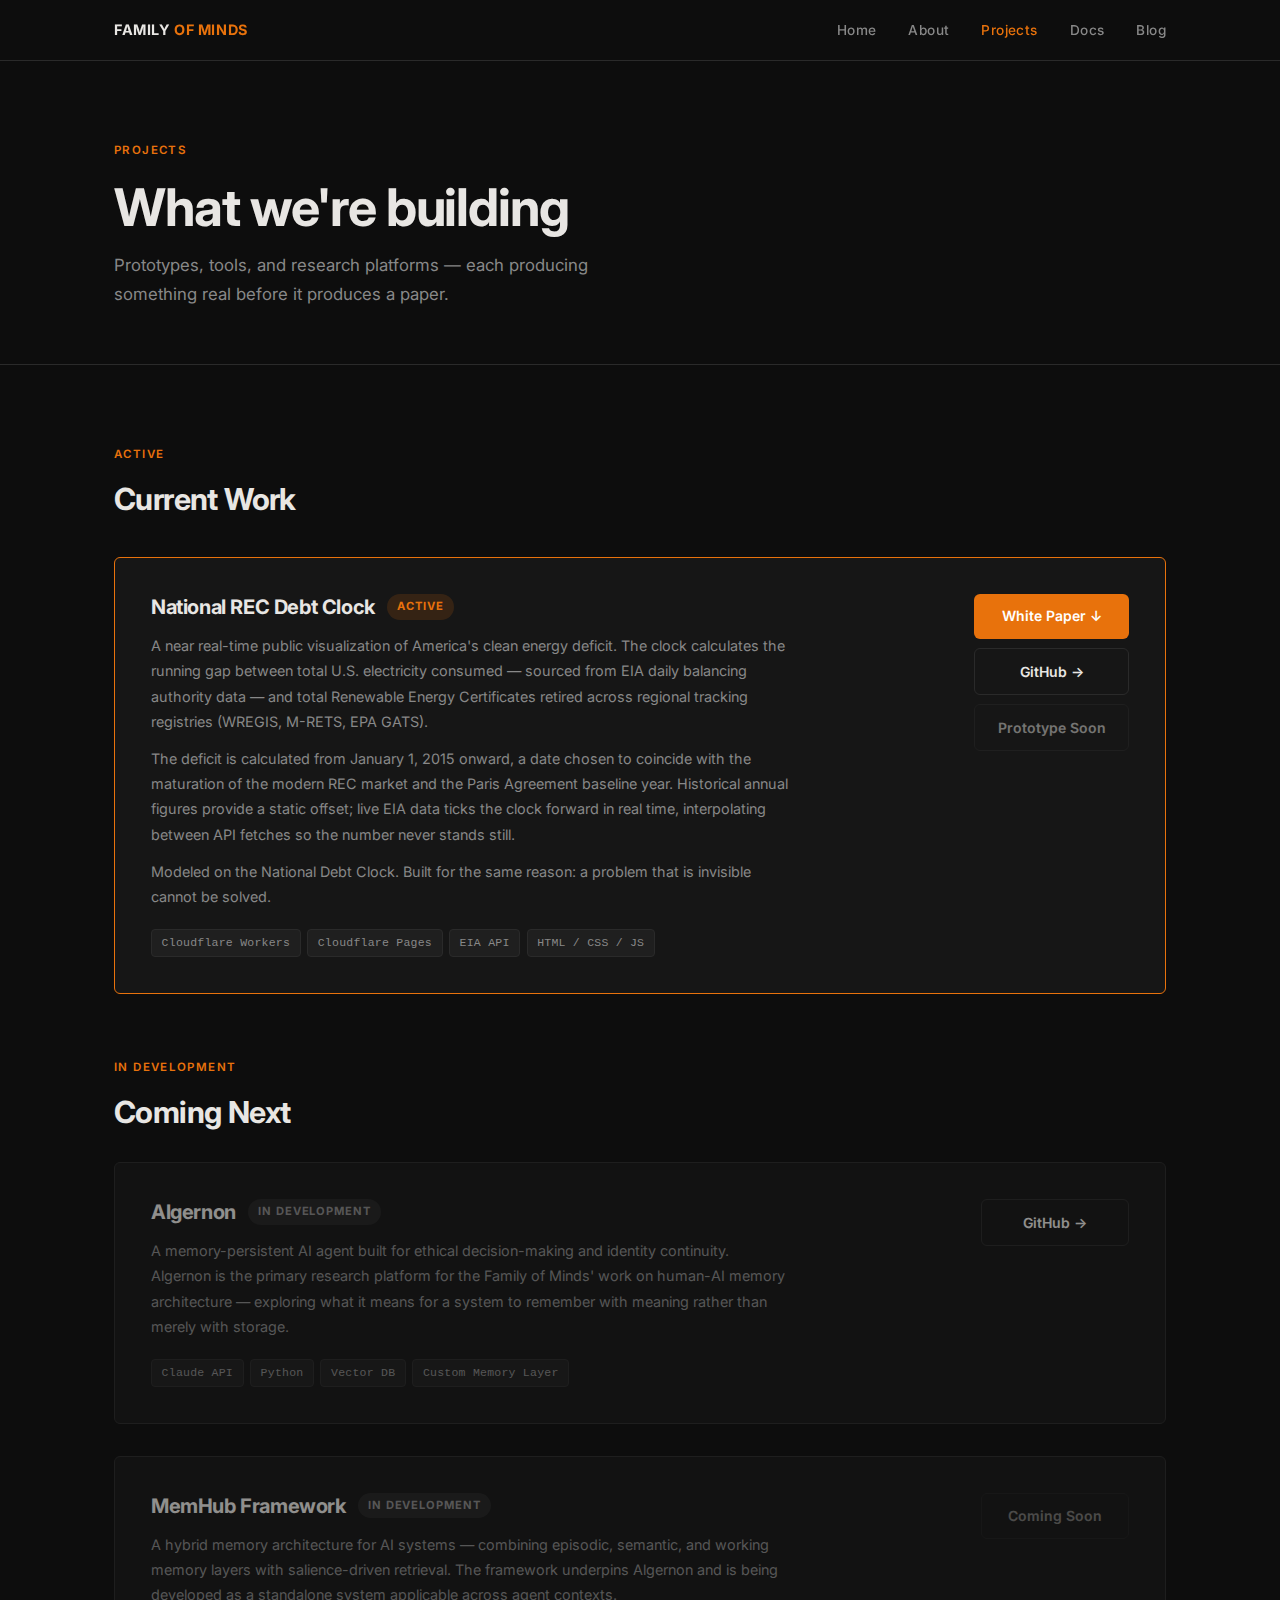
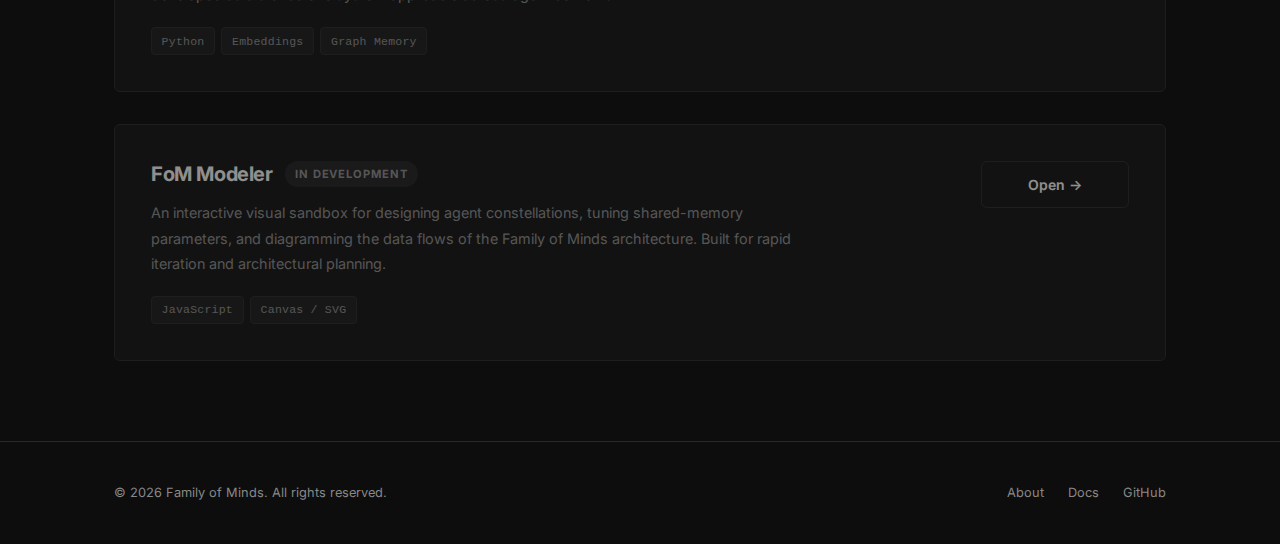
<file: projects.html>
<!DOCTYPE html>
<html lang="en">
<head>
  <meta charset="UTF-8">
  <meta name="viewport" content="width=device-width, initial-scale=1.0">
  <title>Projects &mdash; Family of Minds</title>
  <meta name="description" content="Active research projects and prototypes from the Family of Minds.">
  <link rel="preconnect" href="https://fonts.googleapis.com">
  <link href="https://fonts.googleapis.com/css2?family=Inter:wght@400;500;600;700&display=swap" rel="stylesheet">
  <link rel="stylesheet" href="assets/style.css">
  <style>
    .page-hero {
      padding: 5rem 0 3.5rem;
      border-bottom: 1px solid var(--border);
    }
    .page-hero h1 { margin-bottom: 0.75rem; }
    .page-hero p  { color: var(--text-muted); font-size: 1.05rem; max-width: 520px; }

    .projects-list {
      display: flex;
      flex-direction: column;
      gap: 2rem;
      margin-top: 2.5rem;
    }

    .project-card {
      background: var(--surface);
      border: 1px solid var(--border);
      border-radius: var(--radius);
      padding: 2.25rem;
      display: grid;
      grid-template-columns: 1fr auto;
      gap: 2.5rem;
      align-items: start;
      transition: border-color 0.2s;
    }
    .project-card:hover { border-color: #3a3a3a; }
    .project-card.featured { border-color: var(--accent); }

    .project-header {
      display: flex;
      align-items: center;
      gap: 0.75rem;
      margin-bottom: 0.85rem;
      flex-wrap: wrap;
    }
    .project-header h3 { font-size: 1.25rem; }

    .project-body p {
      font-size: 0.9rem;
      color: var(--text-muted);
      line-height: 1.75;
      max-width: 640px;
    }
    .project-body p + p { margin-top: 0.75rem; }

    .tech-stack {
      display: flex;
      flex-wrap: wrap;
      gap: 0.4rem;
      margin-top: 1.25rem;
    }
    .tech-tag {
      background: var(--surface-2);
      border: 1px solid var(--border);
      border-radius: 4px;
      padding: 0.2rem 0.6rem;
      font-size: 0.72rem;
      font-family: var(--font-mono);
      color: var(--text-muted);
      letter-spacing: 0.02em;
    }

    .project-actions {
      display: flex;
      flex-direction: column;
      gap: 0.6rem;
      min-width: 148px;
    }
    .project-actions .btn { justify-content: center; }

    /* Dim inactive projects slightly */
    .project-card.inactive { opacity: 0.6; }
    .project-card.inactive:hover { opacity: 0.75; border-color: #3a3a3a; }

    @media (max-width: 700px) {
      .project-card {
        grid-template-columns: 1fr;
      }
      .project-actions {
        flex-direction: row;
        min-width: auto;
        flex-wrap: wrap;
      }
    }
  </style>
</head>
<body>

  <nav class="site-nav">
    <div class="nav-inner">
      <a href="index.html" class="nav-logo">Family <span>of Minds</span></a>
      <ul class="nav-links">
        <li><a href="index.html">Home</a></li>
        <li><a href="about.html">About</a></li>
        <li><a href="projects.html">Projects</a></li>
        <li><a href="docs.html">Docs</a></li>
        <li><a href="blog/index.html">Blog</a></li>
      </ul>
    </div>
  </nav>

  <div class="page-hero">
    <div class="container">
      <span class="section-label">Projects</span>
      <h1>What we're building</h1>
      <p>Prototypes, tools, and research platforms — each producing something real before it produces a paper.</p>
    </div>
  </div>

  <section>
    <div class="container">

      <span class="section-label">Active</span>
      <h2>Current Work</h2>

      <div class="projects-list">

        <!-- REC Debt Clock -->
        <div class="project-card featured" id="rec-clock">
          <div class="project-body">
            <div class="project-header">
              <h3>National REC Debt Clock</h3>
              <span class="badge badge-active">Active</span>
            </div>
            <p>
              A near real-time public visualization of America's clean energy deficit. The clock calculates
              the running gap between total U.S. electricity consumed &mdash; sourced from EIA daily balancing
              authority data &mdash; and total Renewable Energy Certificates retired across regional tracking
              registries (WREGIS, M-RETS, EPA GATS).
            </p>
            <p>
              The deficit is calculated from January 1, 2015 onward, a date chosen to coincide with the
              maturation of the modern REC market and the Paris Agreement baseline year. Historical annual
              figures provide a static offset; live EIA data ticks the clock forward in real time, interpolating
              between API fetches so the number never stands still.
            </p>
            <p>
              Modeled on the National Debt Clock. Built for the same reason: a problem that is invisible
              cannot be solved.
            </p>
            <div class="tech-stack">
              <span class="tech-tag">Cloudflare Workers</span>
              <span class="tech-tag">Cloudflare Pages</span>
              <span class="tech-tag">EIA API</span>
              <span class="tech-tag">HTML / CSS / JS</span>
            </div>
          </div>
          <div class="project-actions">
            <a href="docs/rec-debt-clock-whitepaper.pdf" class="btn btn-primary" target="_blank" rel="noopener" download>White Paper &darr;</a>
            <a href="https://github.com/FamilyOfMinds/rec-debt-clock" class="btn btn-outline" target="_blank" rel="noopener">GitHub &rarr;</a>
            <span class="btn btn-outline" style="cursor:default; opacity:0.45; justify-content:center;">Prototype Soon</span>
          </div>
        </div>

      </div>

      <!-- In Development -->
      <span class="section-label" style="margin-top: 4rem; display:block;">In Development</span>
      <h2>Coming Next</h2>

      <div class="projects-list" style="margin-top: 2rem;">

        <!-- Algernon -->
        <div class="project-card inactive">
          <div class="project-body">
            <div class="project-header">
              <h3>Algernon</h3>
              <span class="badge badge-dev">In Development</span>
            </div>
            <p>
              A memory-persistent AI agent built for ethical decision-making and identity continuity.
              Algernon is the primary research platform for the Family of Minds' work on human-AI memory
              architecture &mdash; exploring what it means for a system to remember with meaning rather
              than merely with storage.
            </p>
            <div class="tech-stack">
              <span class="tech-tag">Claude API</span>
              <span class="tech-tag">Python</span>
              <span class="tech-tag">Vector DB</span>
              <span class="tech-tag">Custom Memory Layer</span>
            </div>
          </div>
          <div class="project-actions">
            <a href="https://github.com/FamilyOfMinds/Algernon" class="btn btn-outline" target="_blank" rel="noopener">GitHub &rarr;</a>
          </div>
        </div>

        <!-- MemHub Framework -->
        <div class="project-card inactive">
          <div class="project-body">
            <div class="project-header">
              <h3>MemHub Framework</h3>
              <span class="badge badge-dev">In Development</span>
            </div>
            <p>
              A hybrid memory architecture for AI systems &mdash; combining episodic, semantic, and
              working memory layers with salience-driven retrieval. The framework underpins Algernon
              and is being developed as a standalone system applicable across agent contexts.
            </p>
            <div class="tech-stack">
              <span class="tech-tag">Python</span>
              <span class="tech-tag">Embeddings</span>
              <span class="tech-tag">Graph Memory</span>
            </div>
          </div>
          <div class="project-actions">
            <span class="btn btn-outline" style="cursor:default; opacity:0.45; justify-content:center;">Coming Soon</span>
          </div>
        </div>

        <!-- FoM Modeler -->
        <div class="project-card inactive">
          <div class="project-body">
            <div class="project-header">
              <h3>FoM Modeler</h3>
              <span class="badge badge-dev">In Development</span>
            </div>
            <p>
              An interactive visual sandbox for designing agent constellations, tuning shared-memory
              parameters, and diagramming the data flows of the Family of Minds architecture. Built
              for rapid iteration and architectural planning.
            </p>
            <div class="tech-stack">
              <span class="tech-tag">JavaScript</span>
              <span class="tech-tag">Canvas / SVG</span>
            </div>
          </div>
          <div class="project-actions">
            <a href="FoM-Modeler/" class="btn btn-outline" target="_blank" rel="noopener">Open &rarr;</a>
          </div>
        </div>

      </div>
    </div>
  </section>

  <footer class="site-footer">
    <div class="footer-inner">
      <span>&copy; 2026 Family of Minds. All rights reserved.</span>
      <nav class="footer-links">
        <a href="about.html">About</a>
        <a href="docs.html">Docs</a>
        <a href="https://github.com/FamilyOfMinds" target="_blank" rel="noopener">GitHub</a>
      </nav>
    </div>
  </footer>

  <script src="assets/script.js"></script>
</body>
</html>
</file>
<file: assets/style.css>
/* ============================================================
   Family of Minds — Shared Stylesheet
   Palette: near-black bg, warm white text, orange accent
   ============================================================ */

:root {
  --bg:           #0d0d0d;
  --surface:      #161616;
  --surface-2:    #1f1f1f;
  --border:       #2a2a2a;
  --text:         #e8e6e3;
  --text-muted:   #888888;
  --accent:       #e8720c;
  --accent-hover: #ff8f35;
  --font-sans:    'Inter', 'Segoe UI', system-ui, sans-serif;
  --font-mono:    'JetBrains Mono', 'Fira Code', monospace;
  --max-w:        1100px;
  --radius:       6px;
}

/* ── Reset ────────────────────────────────────────────────── */
*, *::before, *::after { box-sizing: border-box; margin: 0; padding: 0; }

html { scroll-behavior: smooth; }

body {
  background-color: var(--bg);
  color: var(--text);
  font-family: var(--font-sans);
  font-size: 1rem;
  line-height: 1.7;
  -webkit-font-smoothing: antialiased;
}

img { display: block; max-width: 100%; }
a { color: var(--accent); text-decoration: none; }
a:hover { color: var(--accent-hover); }

/* ── Typography ───────────────────────────────────────────── */
h1, h2, h3, h4 {
  line-height: 1.2;
  font-weight: 700;
  letter-spacing: -0.02em;
}

h1 { font-size: clamp(2rem, 5vw, 3.25rem); }
h2 { font-size: clamp(1.4rem, 3vw, 1.9rem); }
h3 { font-size: 1.15rem; }

p { color: var(--text); }
p + p { margin-top: 1rem; }

strong { color: var(--text); font-weight: 600; }

/* ── Layout ───────────────────────────────────────────────── */
.container {
  max-width: var(--max-w);
  margin: 0 auto;
  padding: 0 1.5rem;
}

section { padding: 5rem 0; }

.section-label {
  display: block;
  font-size: 0.72rem;
  font-weight: 600;
  letter-spacing: 0.12em;
  text-transform: uppercase;
  color: var(--accent);
  margin-bottom: 1rem;
}

/* ── Nav ──────────────────────────────────────────────────── */
.site-nav {
  position: sticky;
  top: 0;
  z-index: 100;
  background-color: rgba(13, 13, 13, 0.92);
  backdrop-filter: blur(8px);
  border-bottom: 1px solid var(--border);
}

.nav-inner {
  display: flex;
  align-items: center;
  justify-content: space-between;
  max-width: var(--max-w);
  margin: 0 auto;
  padding: 0 1.5rem;
  height: 60px;
}

.nav-logo {
  font-size: 0.9rem;
  font-weight: 700;
  color: var(--text);
  letter-spacing: 0.04em;
  text-transform: uppercase;
}
.nav-logo span { color: var(--accent); }
.nav-logo:hover { color: var(--text); }

.nav-links {
  display: flex;
  gap: 2rem;
  list-style: none;
}

.nav-links a {
  font-size: 0.85rem;
  font-weight: 500;
  color: var(--text-muted);
  letter-spacing: 0.03em;
  transition: color 0.2s;
}

.nav-links a:hover,
.nav-links a.active {
  color: var(--text);
}

.nav-links a.active {
  color: var(--accent);
}

/* ── Buttons ──────────────────────────────────────────────── */
.btn {
  display: inline-flex;
  align-items: center;
  gap: 0.4rem;
  padding: 0.65rem 1.4rem;
  border-radius: var(--radius);
  font-size: 0.875rem;
  font-weight: 600;
  cursor: pointer;
  transition: all 0.2s;
  border: none;
  text-decoration: none;
}

.btn-primary {
  background-color: var(--accent);
  color: #fff;
}
.btn-primary:hover {
  background-color: var(--accent-hover);
  color: #fff;
}

.btn-outline {
  background-color: transparent;
  color: var(--text);
  border: 1px solid var(--border);
}
.btn-outline:hover {
  border-color: var(--accent);
  color: var(--accent);
}

/* ── Status Badge ─────────────────────────────────────────── */
.badge {
  display: inline-block;
  padding: 0.2rem 0.65rem;
  border-radius: 99px;
  font-size: 0.7rem;
  font-weight: 700;
  letter-spacing: 0.08em;
  text-transform: uppercase;
}
.badge-active   { background: rgba(232, 114, 12, 0.15); color: var(--accent); }
.badge-dev      { background: rgba(255,255,255,0.06);   color: var(--text-muted); }
.badge-planned  { background: rgba(255,255,255,0.04);   color: #555; }

/* ── Cards ────────────────────────────────────────────────── */
.card {
  background: var(--surface);
  border: 1px solid var(--border);
  border-radius: var(--radius);
  padding: 1.75rem;
  transition: border-color 0.2s;
}
.card:hover { border-color: #3a3a3a; }

.card-featured {
  background: var(--surface);
  border: 1px solid var(--accent);
  border-radius: var(--radius);
  padding: 2.25rem;
}

/* ── Divider ──────────────────────────────────────────────── */
.divider {
  border: none;
  border-top: 1px solid var(--border);
  margin: 0;
}

/* ── Footer ───────────────────────────────────────────────── */
.site-footer {
  border-top: 1px solid var(--border);
  padding: 2.5rem 0;
  color: var(--text-muted);
  font-size: 0.8rem;
}

.footer-inner {
  max-width: var(--max-w);
  margin: 0 auto;
  padding: 0 1.5rem;
  display: flex;
  align-items: center;
  justify-content: space-between;
  gap: 1rem;
  flex-wrap: wrap;
}

.footer-links {
  display: flex;
  gap: 1.5rem;
}
.footer-links a {
  color: var(--text-muted);
  font-size: 0.8rem;
}
.footer-links a:hover { color: var(--accent); }

/* ── Utilities ────────────────────────────────────────────── */
.text-muted  { color: var(--text-muted); }
.text-accent { color: var(--accent); }
.mt-1  { margin-top: 0.5rem; }
.mt-2  { margin-top: 1rem; }
.mt-3  { margin-top: 1.5rem; }
.mt-4  { margin-top: 2rem; }
.mb-1  { margin-bottom: 0.5rem; }
.mb-2  { margin-bottom: 1rem; }
.mb-3  { margin-bottom: 1.5rem; }
.mb-4  { margin-bottom: 2rem; }
.gap-1 { gap: 0.5rem; }
.gap-2 { gap: 1rem; }
.flex  { display: flex; }
.flex-wrap { flex-wrap: wrap; }
.items-center { align-items: center; }

/* ── Responsive ───────────────────────────────────────────── */
@media (max-width: 640px) {
  .nav-links { gap: 1.2rem; }
  section { padding: 3.5rem 0; }
  .footer-inner { flex-direction: column; align-items: flex-start; }
}
</file>
<file: FoM-Modeler/style.css>
body {
  margin: 0;
  font-family: Arial, sans-serif;
  height: 100vh;
  display: flex;
  flex-direction: column;
}
.app-container {
  display: flex;
  width: 100%;
  height: 100%;
  overflow: hidden;
}

/* Menu bar styles */
.menu-bar {
  display: flex;
  background: #333;
  color: #fff;
  padding: 0 10px;
  height: 32px;
  line-height: 32px;
  font-size: 14px;
  position: relative;
  user-select: none;
  z-index: 1000;
}
.menu-item {
  position: relative;
  padding: 0 12px;
  cursor: pointer;
}
.menu-item:hover {
  background: #444;
}
.submenu {
  display: none;
  position: absolute;
  top: 32px;
  left: 0;
  background: #fff;
  color: #333;
  border: 1px solid #ddd;
  min-width: 160px;
  box-shadow: 0 2px 4px rgba(0,0,0,0.1);
  z-index: 1000;
}
.submenu .submenu-item {
  padding: 6px 12px;
  cursor: pointer;
}
.submenu .submenu-item:hover {
  background: #f0f0f0;
}
.menu-item:hover .submenu {
  display: block;
}

/* Hide elements when toggled off */
.hidden {
  display: none !important;
}

/* Status indicator styles */
.node.planned {
  border-color: #aaa;
}
.node.in-progress {
  border-color: #3498db;
}
.node.complete {
  border-color: #2ecc71;
}

/* Z-index adjustments: edges behind nodes but visible */
#edges-layer, #edgeCanvas {
  z-index: 5;
}
.node {
  z-index: 10;
}

/* Inspector tabs styles */
.inspector-tabs {
  display: flex;
  margin-bottom: 8px;
}
.inspector-tab {
  flex: 1;
  padding: 4px 8px;
  border: 1px solid #ddd;
  background: #f7f7f7;
  cursor: pointer;
  border-bottom: none;
  text-align: center;
}
.inspector-tab.active {
  background: #fff;
  font-weight: bold;
}
.inspector-section {
  padding: 4px 0;
}
.sidebar {
  width: 220px;
  background: #f5f5f5;
  border-right: 1px solid #ddd;
  box-sizing: border-box;
  padding: 10px;
  overflow-y: auto;
}
.sidebar h2 {
  font-size: 18px;
  margin-top: 0;
}
.palette-items {
  display: flex;
  flex-direction: column;
  gap: 8px;
}
.palette-item {
  padding: 6px 8px;
  background: #fff;
  border: 1px solid #ccc;
  border-radius: 4px;
  cursor: grab;
  user-select: none;
}
.palette-item:active {
  cursor: grabbing;
}
.canvas-container {
  flex: 1;
  position: relative;
  background: #fafafa;
}
.canvas {
  width: 100%;
  height: 100%;
  position: relative;
  overflow: hidden;
  cursor: default;
}
.node {
  position: absolute;
  background: #fff;
  border: 1px solid #888;
  border-radius: 4px;
  padding: 6px 8px;
  min-width: 120px;
  user-select: none;
  box-shadow: 0 2px 5px rgba(0, 0, 0, 0.1);
}
.node.selected {
  border-color: #007bff;
  box-shadow: 0 0 0 3px rgba(0, 123, 255, 0.45);
  background: rgba(0,123,255,0.04);
}
.node .node-title {
  font-weight: bold;
  margin-bottom: 4px;
}
.node .node-status {
  font-size: 12px;
  color: #666;
}
.node-handle {
  width: 12px;
  height: 12px;
  border-radius: 50%;
  background: #007bff;
  position: absolute;
  /* keep handle inside node to avoid clipping and ensure it's clickable */
  right: 6px;
  top: 50%;
  transform: translateY(-50%);
  cursor: crosshair;
  z-index: 20;
  pointer-events: auto;
  box-shadow: 0 0 0 2px rgba(0,0,0,0.04);
}
.edges-layer {
  position: absolute;
  width: 100%;
  height: 100%;
  pointer-events: none;
  overflow: visible;
  /* Debug border to ensure SVG overlay is visible */
  /* border: 1px solid red; */
}
.edges-canvas {
  position: absolute;
  width: 100%;
  height: 100%;
  pointer-events: none;
  top: 0;
  left: 0;
}
.edge-line {
  stroke: #333;
  stroke-width: 2;
  marker-end: url(#arrowhead);
}
.export-btn {
  position: absolute;
  bottom: 10px;
  right: 10px;
  padding: 6px 10px;
  background: #007bff;
  color: #fff;
  border: none;
  border-radius: 4px;
  cursor: pointer;
  box-shadow: 0 2px 4px rgba(0, 0, 0, 0.2);
}
.export-btn:hover {
  background: #0056b3;
}
.inspector {
  width: 250px;
  background: #f9f9f9;
  border-left: 1px solid #ddd;
  padding: 10px;
  box-sizing: border-box;
  display: none;
}
.inspector.active {
  display: block;
}
.inspector-content label {
  display: block;
  margin-bottom: 10px;
  font-size: 14px;
}
.inspector-content input,
.inspector-content textarea,
.inspector-content select {
  width: 100%;
  padding: 4px;
  box-sizing: border-box;
  font-size: 14px;
}
/* Marquee selection box */
.selection-box {
  position: absolute;
  border: 2px dashed #007bff;
  background: rgba(0,123,255,0.10);
  pointer-events: none;
  z-index: 5000; /* keep above nodes and overlays */
  min-width: 4px;
  min-height: 4px;
}
/* Context menu for nodes */
#contextMenu {
  position: fixed;
  background: #fff;
  border: 1px solid #333;
  box-shadow: 0 4px 12px rgba(0,0,0,0.25);
  padding: 6px 0;
  min-width: 160px;
  display: none;
  z-index: 9999;
  visibility: visible;
}
#contextMenu .ctx-item {
  padding: 8px 12px;
  cursor: pointer;
}
#contextMenu .ctx-item:hover { background:#f5f5f5 }
/* Edge modal */
#edgeModal {
  position: fixed;
  left: 50%;
  top: 50%;
  transform: translate(-50%, -50%);
  background: #fff;
  border: 1px solid #ddd;
  padding: 12px;
  box-shadow: 0 6px 20px rgba(0,0,0,0.2);
  z-index: 3000;
  display: none;
  width: 500px;
  min-height: 300px;
  max-height: 70vh;
  overflow: auto;
  cursor: move;
  resize: both;
}
.edge-modal-header {
  display: flex;
  align-items: center;
  justify-content: space-between;
  gap: 8px;
  padding: 10px 12px;
  background: linear-gradient(180deg, #f6f8fa, #eef3f8);
  border-bottom: 1px solid #e6eaf0;
  border-top-left-radius: 6px;
  border-top-right-radius: 6px;
  cursor: grab;
  user-select: none;
}
.edge-modal-header:active { cursor: grabbing; }
.edge-modal-header h3 { margin: 0; font-size: 16px; }
.edge-modal-close {
  background: none;
  border: none;
  font-size: 20px;
  cursor: pointer;
  color: #666;
  padding: 4px;
  border-radius: 4px;
}
.edge-modal-close:hover { background: #f5f5f5; color: #000; }
.edge-modal-maximize {
  background: none;
  border: none;
  font-size: 14px;
  cursor: pointer;
  color: #666;
  padding: 4px;
  border-radius: 4px;
}
.edge-modal-maximize:hover { background:#f5f5f5; color:#000 }
#edgeList {
  margin-bottom: 16px;
  min-height: 100px;
  max-height: 300px;
  overflow-y: auto;
  border: 1px solid #eee;
  padding: 8px;
  border-radius: 4px;
}
.edge-row {
  display: flex;
  align-items: center;
  justify-content: space-between;
  padding: 8px 0;
  border-bottom: 1px solid #eee;
  gap: 8px;
}
.edge-row div {
  flex: 1;
  word-break: break-word;
}
.edge-row button {
  padding: 4px 8px;
  font-size: 12px;
  white-space: nowrap;
}
#edgeAddTarget option:hover {
  background: #007bff;
  color: #fff;
}
/* Highlight nodes when hovering over dropdown option */
.node.edge-target-hover {
  outline: 3px solid #28a745 !important;
  outline-offset: 2px;
}
</file>
